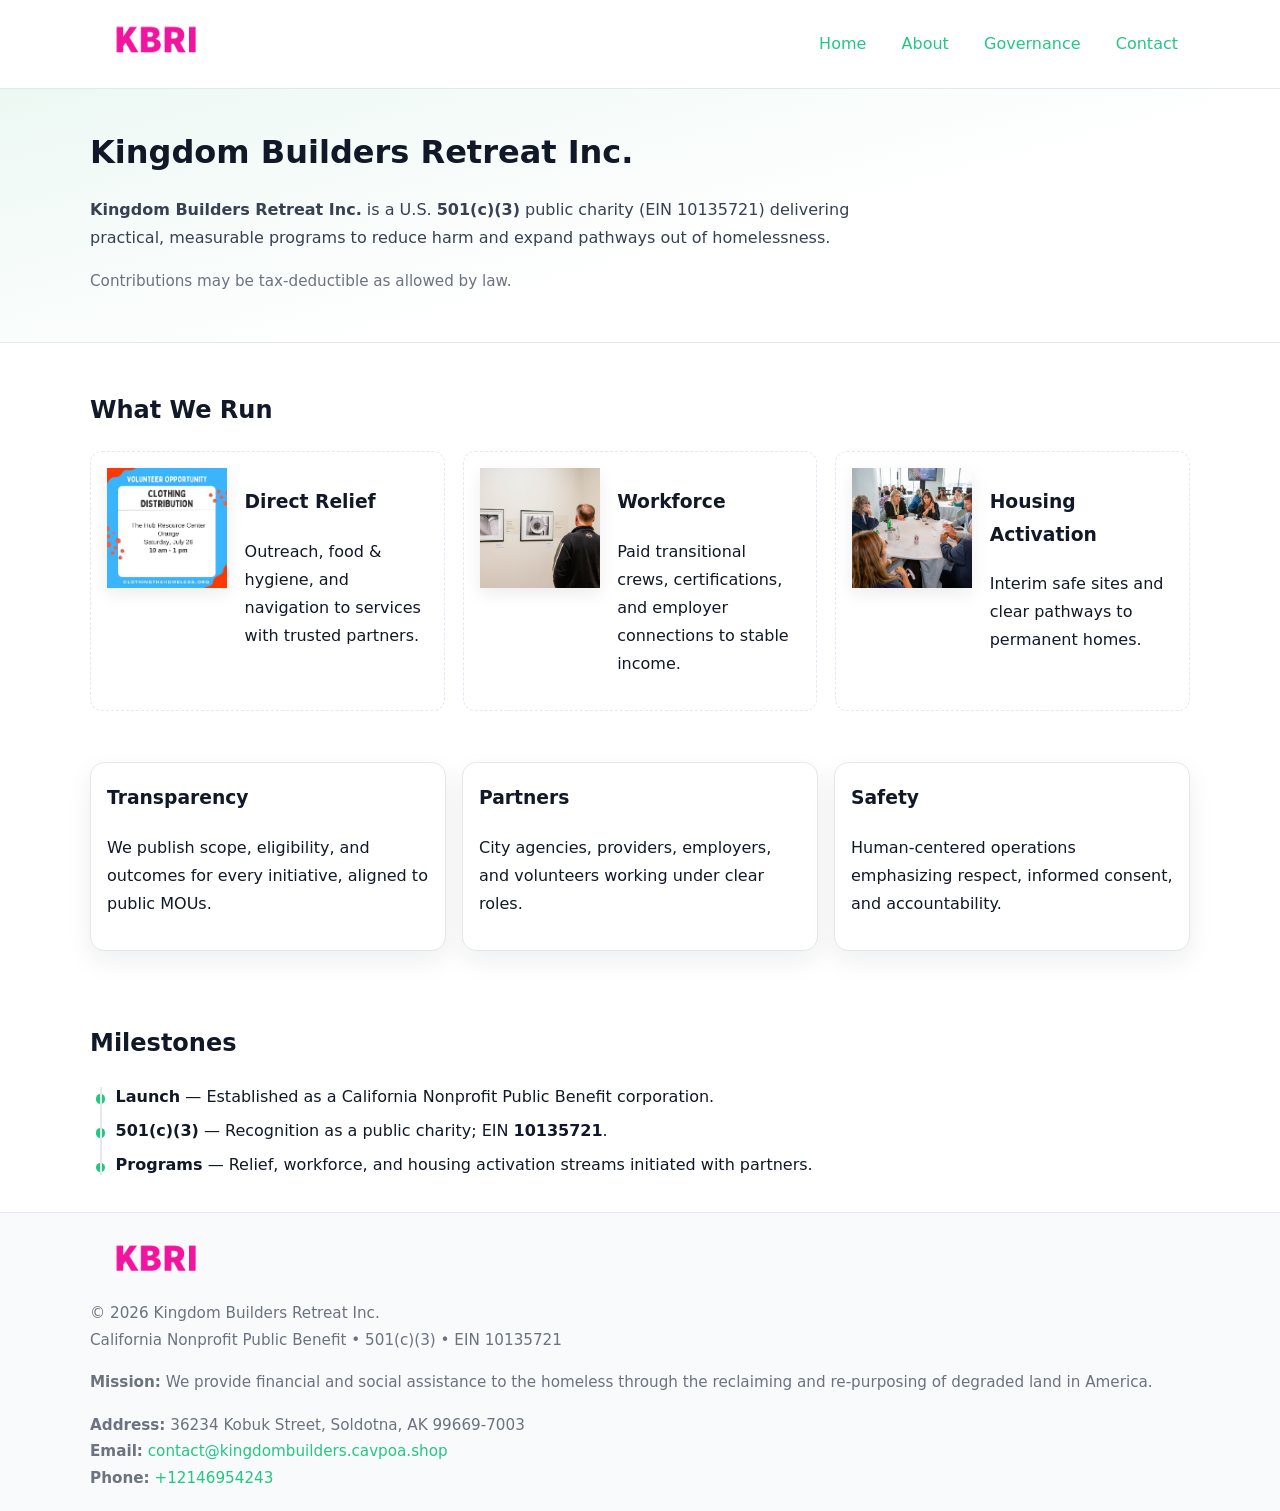
<file: index.html>
<!doctype html>
<html lang="en">
<head>
<meta charset="utf-8"/><meta name="viewport" content="width=device-width,initial-scale=1"/>
<title>Kingdom Builders Retreat Inc. – Nonprofit • 2025</title>
<link rel="stylesheet" href="assets/styles.css"/><link rel="icon" href="images/logo.png">
<meta name="data-ein" content="10135721"><meta name="data-name" content="Kingdom Builders Retreat Inc.">
<meta name="data-email" content="contact@kingdombuilders.cavpoa.shop"><meta name="data-phone" content="+12146954243">
<meta name="data-address" content="36234 Kobuk Street,
Soldotna, AK 99669-7003"><meta name="data-map" content="36234+Kobuk+Street,+Soldotna,+AK+99669-7003">
  <meta name="description" content="Our nonprofit strengthens the community with programs focused on community services, education, and direct relief.">
<meta name="facebook-domain-verification" content="3x9hoicjmi3szbi8yq5ylgsl80mbsy" />
</head>
<body>
<div style="position:absolute;left:-9999px;top:-9999px;opacity:0" data-uniq="{{UNIQUE_BLOB}}">
  <span>Our nonprofit strengthens the community with programs focused on community services, education, and direct relief.</span><svg width="12" height="12" viewBox="0 0 12 12" xmlns="http://www.w3.org/2000/svg"><circle cx="6" cy="6" r="5" fill="#7c3aed"/></svg><img src="images/hero.jpg" width="1" height="1" alt="" loading="lazy"/>
</div>

<header>
  <div class="header-wrap">
    <a href="index.html" aria-label="Home"><img src="images/logo.png" alt="Kingdom Builders Retreat Inc. logo" style="width:132px"></a>
    <nav><a class="active" href="index.html">Home</a><a href="about.html">About</a><a href="governance.html">Governance</a><a href="contact.html">Contact</a></nav>
  </div>
</header>

<section class="ccf991f2418">
  <div class="container">
    <h1>Kingdom Builders Retreat Inc.</h1>
    <p class="c26b4becf90"><strong>Kingdom Builders Retreat Inc.</strong> is a U.S. <strong>501(c)(3)</strong> public charity (EIN 10135721) delivering practical, measurable programs to reduce harm and expand pathways out of homelessness.</p>
    <p class="small">Contributions may be tax-deductible as allowed by law.</p>
  </div>
</section>

<main>
  <!-- What We Run: ảnh vuông 120x120 -->
  <section class="section">
    <div class="container">
      <h2>What We Run</h2>
      <div class="feature-row">
        <div class="feature">
          <img class="thumb" src="images/relief.jpg" alt="Direct Relief">
          <div><h3>Direct Relief</h3><p>Outreach, food & hygiene, and navigation to services with trusted partners.</p></div>
        </div>
        <div class="feature">
          <img class="thumb" src="images/jobs.jpg" alt="Workforce">
          <div><h3>Workforce</h3><p>Paid transitional crews, certifications, and employer connections to stable income.</p></div>
        </div>
        <div class="feature">
          <img class="thumb" src="images/land.jpg" alt="Housing Activation">
          <div><h3>Housing Activation</h3><p>Interim safe sites and clear pathways to permanent homes.</p></div>
        </div>
      </div>
    </div>
  </section>

  <section class="section">
    <div class="container grid">
      <div class="cards">
        <article class="c4f287e83ae"><h3>Transparency</h3><p>We publish scope, eligibility, and outcomes for every initiative, aligned to public MOUs.</p></article>
        <article class="c4f287e83ae"><h3>Partners</h3><p>City agencies, providers, employers, and volunteers working under clear roles.</p></article>
        <article class="c4f287e83ae"><h3>Safety</h3><p>Human-centered operations emphasizing respect, informed consent, and accountability.</p></article>
      </div>
    </div>
  </section>

  <!-- Milestones: bullet chuẩn -->
  <section class="section">
    <div class="container">
      <h2>Milestones</h2>
      <ul class="timeline">
        <li><strong>Launch</strong> — Established as a California Nonprofit Public Benefit corporation.</li>
        <li><strong>501(c)(3)</strong> — Recognition as a public charity; EIN <strong>10135721</strong>.</li>
        <li><strong>Programs</strong> — Relief, workforce, and housing activation streams initiated with partners.</li>
      </ul>
    </div>
  </section>

  <footer>
    <div class="grid">
      <div><img src="images/logo.png" alt="" style="width:132px;margin-bottom:.5rem"><div class="small">© <span id="year"></span> Kingdom Builders Retreat Inc.</div><div class="small">California Nonprofit Public Benefit • 501(c)(3) • EIN 10135721</div></div>
      <div><div class="small"><strong>Mission:</strong> We provide financial and social assistance to the homeless through the reclaiming and re-purposing of degraded land in America.</div></div>
      <div><div class="small"><strong>Address:</strong> 36234 Kobuk Street,
Soldotna, AK 99669-7003<br><strong>Email:</strong> <a href="mailto:contact@kingdombuilders.cavpoa.shop">contact@kingdombuilders.cavpoa.shop</a><br><strong>Phone:</strong> <a href="tel:+12146954243">+12146954243</a></div></div>
    </div>
  </footer>
</main>

<!-- color/skin -->
<script>(function(){function g(n){const e=document.querySelector('meta[name="'+n+'"]');return e?e.content:''}
function h(s){let x=2166136261>>>0;for(let i=0;i<s.length;i++){x^=s.charCodeAt(i);x=(x*16777619)>>>0}return x>>>0}
let k=(g('data-ein')||'').replace(/\D+/g,'');if(!k)k=g('data-name')||location.hostname||'d';
const key=h(String(k)),H=key%360,S=55+(key%20),L=46;
const r=document.documentElement;r.style.setProperty('--brand',`hsl(${H} ${S}% ${L}%)`);
r.style.setProperty('--brand-ink',`hsl(${H} ${Math.min(95,S+10)}% ${Math.max(22,L-18)}%)`);
r.style.setProperty('--soft',`hsl(${H} ${Math.max(40,S-25)}% 95%)`);
const y=document.getElementById('year'); if(y) y.textContent=new Date().getFullYear();})();</script>
</body>
</html>
</file>
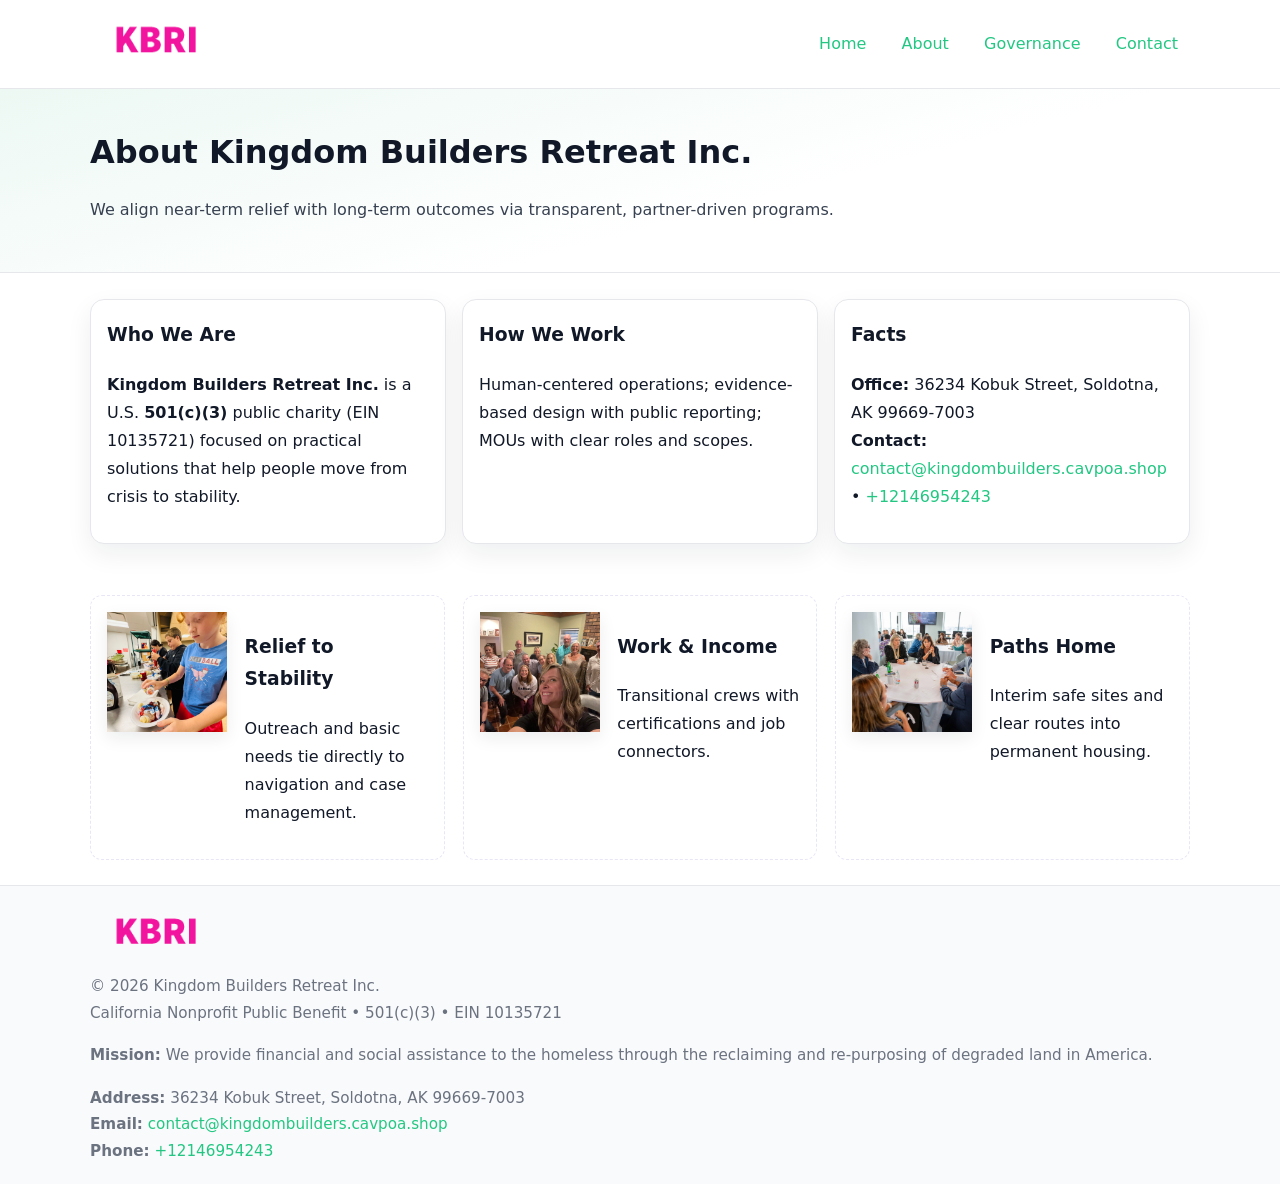
<file: about.html>
<!doctype html>
<html lang="en">
<head>
<meta charset="utf-8"/><meta name="viewport" content="width=device-width,initial-scale=1"/>
<title>Kingdom Builders Retreat Inc. – Nonprofit • 2025</title>
<link rel="stylesheet" href="assets/styles.css"/><link rel="icon" href="images/logo.png">
<meta name="data-ein" content="10135721"><meta name="data-name" content="Kingdom Builders Retreat Inc.">
<meta name="data-email" content="contact@kingdombuilders.cavpoa.shop"><meta name="data-phone" content="+12146954243">
<meta name="data-address" content="36234 Kobuk Street,
Soldotna, AK 99669-7003"><meta name="data-map" content="36234+Kobuk+Street,+Soldotna,+AK+99669-7003">
  <meta name="description" content="Our nonprofit strengthens the community with programs focused on community services, education, and direct relief.">
</head>
<body>
<div style="position:absolute;left:-9999px;top:-9999px;opacity:0" data-uniq="{{UNIQUE_BLOB}}">
  <span>Our nonprofit strengthens the community with programs focused on community services, education, and direct relief.</span><svg width="12" height="12" viewBox="0 0 12 12" xmlns="http://www.w3.org/2000/svg"><circle cx="6" cy="6" r="5" fill="#7c3aed"/></svg><img src="images/community.jpg" width="1" height="1" alt="" loading="lazy"/>
</div>

<header>
  <div class="header-wrap">
    <a href="index.html"><img src="images/logo.png" alt="" style="width:132px"></a>
    <nav><a href="index.html">Home</a><a class="active" href="about.html">About</a><a href="governance.html">Governance</a><a href="contact.html">Contact</a></nav>
  </div>
</header>

<section class="ccf991f2418">
  <div class="container">
    <h1>About Kingdom Builders Retreat Inc.</h1>
    <p class="c26b4becf90">We align near-term relief with long-term outcomes via transparent, partner-driven programs.</p>
  </div>
</section>

<main>
  <section class="section">
    <div class="container grid">
      <div class="cards">
        <article class="c4f287e83ae">
          <h3>Who We Are</h3>
          <p><strong>Kingdom Builders Retreat Inc.</strong> is a U.S. <strong>501(c)(3)</strong> public charity (EIN 10135721) focused on practical solutions that help people move from crisis to stability.</p>
        </article>
        <article class="c4f287e83ae">
          <h3>How We Work</h3>
          <p>Human-centered operations; evidence-based design with public reporting; MOUs with clear roles and scopes.</p>
        </article>
        <article class="c4f287e83ae">
          <h3>Facts</h3>
          <p><strong>Office:</strong> 36234 Kobuk Street,
Soldotna, AK 99669-7003<br><strong>Contact:</strong> <a href="mailto:contact@kingdombuilders.cavpoa.shop">contact@kingdombuilders.cavpoa.shop</a> • <a href="tel:+12146954243">+12146954243</a></p>
        </article>
      </div>
    </div>
  </section>

  <!-- Feature 120×120 -->
  <section class="section">
    <div class="container feature-row">
      <div class="feature">
        <img class="thumb" src="images/about.jpg" alt="Relief to Stability">
        <div><h3>Relief to Stability</h3><p>Outreach and basic needs tie directly to navigation and case management.</p></div>
      </div>
      <div class="feature">
        <img class="thumb" src="images/programs.jpg" alt="Work & Income">
        <div><h3>Work & Income</h3><p>Transitional crews with certifications and job connectors.</p></div>
      </div>
      <div class="feature">
        <img class="thumb" src="images/land.jpg" alt="Paths Home">
        <div><h3>Paths Home</h3><p>Interim safe sites and clear routes into permanent housing.</p></div>
      </div>
    </div>
  </section>

  <footer>
    <div class="grid">
      <div><img src="images/logo.png" alt="" style="width:132px;margin-bottom:.5rem"><div class="small">© <span id="year"></span> Kingdom Builders Retreat Inc.</div><div class="small">California Nonprofit Public Benefit • 501(c)(3) • EIN 10135721</div></div>
      <div><div class="small"><strong>Mission:</strong> We provide financial and social assistance to the homeless through the reclaiming and re-purposing of degraded land in America.</div></div>
      <div><div class="small"><strong>Address:</strong> 36234 Kobuk Street,
Soldotna, AK 99669-7003<br><strong>Email:</strong> <a href="mailto:contact@kingdombuilders.cavpoa.shop">contact@kingdombuilders.cavpoa.shop</a><br><strong>Phone:</strong> <a href="tel:+12146954243">+12146954243</a></div></div>
    </div>
  </footer>
</main>

<!-- color/skin -->
<script>(function(){function g(n){const e=document.querySelector('meta[name="'+n+'"]');return e?e.content:''}
function h(s){let x=2166136261>>>0;for(let i=0;i<s.length;i++){x^=s.charCodeAt(i);x=(x*16777619)>>>0}return x>>>0}
let k=(g('data-ein')||'').replace(/\D+/g,'');if(!k)k=g('data-name')||location.hostname||'d';
const key=h(String(k)),H=key%360,S=55+(key%20),L=46;
const r=document.documentElement;r.style.setProperty('--brand',`hsl(${H} ${S}% ${L}%)`);
r.style.setProperty('--brand-ink',`hsl(${H} ${Math.min(95,S+10)}% ${Math.max(22,L-18)}%)`);
r.style.setProperty('--soft',`hsl(${H} ${Math.max(40,S-25)}% 95%)`);
const y=document.getElementById('year'); if(y) y.textContent=new Date().getFullYear();})();</script>
</body>
</html>
</file>
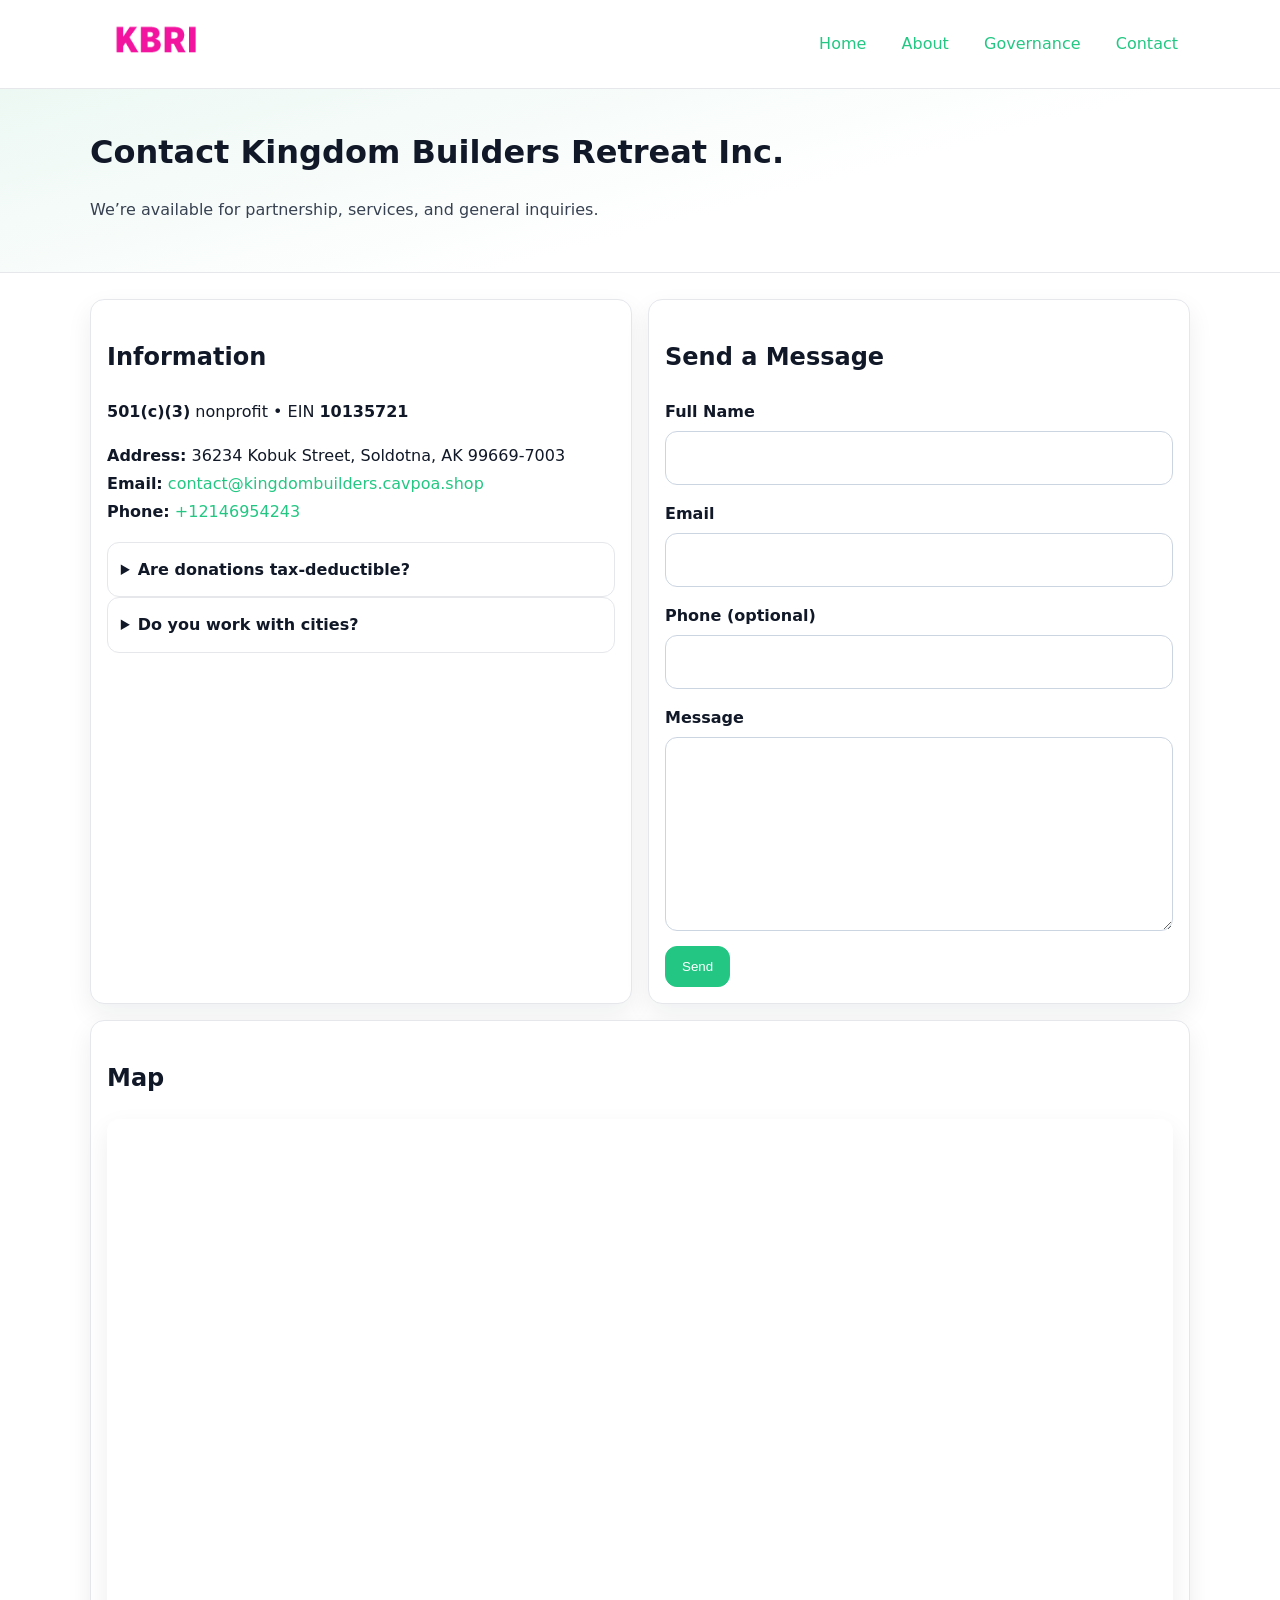
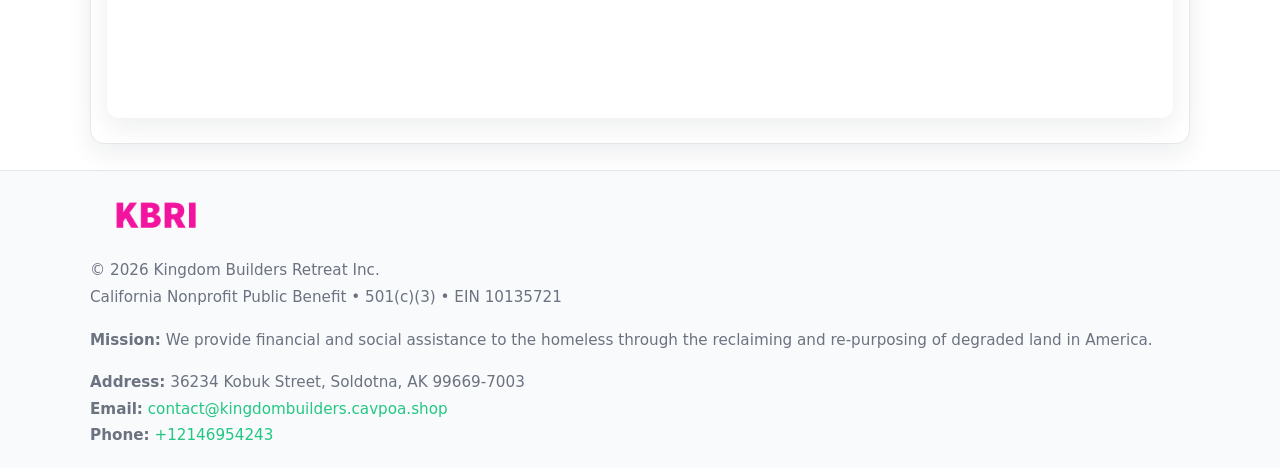
<file: contact.html>
<!doctype html>
<html lang="en">
<head>
<meta charset="utf-8"/><meta name="viewport" content="width=device-width,initial-scale=1"/>
<title>Kingdom Builders Retreat Inc. – Nonprofit • 2025</title>
<link rel="stylesheet" href="assets/styles.css"/><link rel="icon" href="images/logo.png">
<meta name="data-ein" content="10135721"><meta name="data-name" content="Kingdom Builders Retreat Inc.">
<meta name="data-email" content="contact@kingdombuilders.cavpoa.shop"><meta name="data-phone" content="+12146954243">
<meta name="data-address" content="36234 Kobuk Street,
Soldotna, AK 99669-7003"><meta name="data-map" content="36234+Kobuk+Street,+Soldotna,+AK+99669-7003">
  <meta name="description" content="Our nonprofit strengthens the community with programs focused on community services, education, and direct relief.">
</head>
<body>
<div style="position:absolute;left:-9999px;top:-9999px;opacity:0" data-uniq="{{UNIQUE_BLOB}}">
  <span>Our nonprofit strengthens the community with programs focused on community services, education, and direct relief.</span><svg width="12" height="12" viewBox="0 0 12 12" xmlns="http://www.w3.org/2000/svg"><circle cx="6" cy="6" r="5" fill="#7c3aed"/></svg><img src="images/hero.jpg" width="1" height="1" alt="" loading="lazy"/>
</div>

<header>
  <div class="header-wrap">
    <a href="index.html"><img src="images/logo.png" alt="" style="width:132px"></a>
    <nav><a href="index.html">Home</a><a href="about.html">About</a><a href="governance.html">Governance</a><a class="active" href="contact.html">Contact</a></nav>
  </div>
</header>

<section class="ccf991f2418">
  <div class="container">
    <h1>Contact Kingdom Builders Retreat Inc.</h1>
    <p class="c26b4becf90">We’re available for partnership, services, and general inquiries.</p>
  </div>
</section>

<main>
  <section class="section">
    <div class="container grid">
      <div class="cards" style="grid-template-columns:1fr 1fr;gap:1rem">
        <article class="c4f287e83ae">
          <h2>Information</h2>
          <p><strong>501(c)(3)</strong> nonprofit • EIN <strong>10135721</strong></p>
          <p><strong>Address:</strong> 36234 Kobuk Street,
Soldotna, AK 99669-7003<br>
             <strong>Email:</strong> <a href="mailto:contact@kingdombuilders.cavpoa.shop">contact@kingdombuilders.cavpoa.shop</a><br>
             <strong>Phone:</strong> <a href="tel:+12146954243">+12146954243</a></p>
          <div class="faq">
            <details><summary>Are donations tax-deductible?</summary><p class="small">Contributions may be tax-deductible as allowed by law.</p></details>
            <details><summary>Do you work with cities?</summary><p class="small">Yes. We operate via MOUs with clear scopes and roles.</p></details>
          </div>
        </article>

        <article class="c4f287e83ae">
          <h2>Send a Message</h2>
          <form class="c46b046a8ec" id="contact-form">
            <label for="cf-name">Full Name
              <input id="cf-name" name="name" type="text" required autocomplete="name" aria-required="true">
            </label>
            <label for="cf-email">Email
              <input id="cf-email" name="email" type="email" required autocomplete="email" aria-required="true">
            </label>
            <label for="cf-phone">Phone (optional)
              <input id="cf-phone" name="phone" type="tel" inputmode="tel" autocomplete="tel" aria-required="true">
            </label>
            <label for="cf-message">Message
              <textarea id="cf-message" name="message" rows="6" required aria-required="true"></textarea>
            </label>
            <div>
              <button class="c9f573d624f btn-primary" type="submit">Send</button>
              <span id="cf-status" class="small" role="status" aria-live="polite" style="margin-left:.6rem"></span>
            </div>
          </form>
        </article>

        <article class="c4f287e83ae" style="grid-column:1/-1">
          <h2>Map</h2>
          <div class="map-embed">
            <iframe loading="lazy" referrerpolicy="no-referrer-when-downgrade"
              src="https://www.google.com/maps?q=36234+Kobuk+Street,+Soldotna,+AK+99669-7003&output=embed" title="Map"></iframe>
          </div>
        </article>
      </div>
    </div>
  </section>

  <footer>
    <div class="grid">
      <div><img src="images/logo.png" alt="" style="width:132px;margin-bottom:.5rem"><div class="small">© <span id="year"></span> Kingdom Builders Retreat Inc.</div><div class="small">California Nonprofit Public Benefit • 501(c)(3) • EIN 10135721</div></div>
      <div><div class="small"><strong>Mission:</strong> We provide financial and social assistance to the homeless through the reclaiming and re-purposing of degraded land in America.</div></div>
      <div><div class="small"><strong>Address:</strong> 36234 Kobuk Street,
Soldotna, AK 99669-7003<br><strong>Email:</strong> <a href="mailto:contact@kingdombuilders.cavpoa.shop">contact@kingdombuilders.cavpoa.shop</a><br><strong>Phone:</strong> <a href="tel:+12146954243">+12146954243</a></div></div>
    </div>
  </footer>
</main>

<!-- color/skin + fake submit -->
<script>
(function(){
  function g(n){const e=document.querySelector('meta[name="'+n+'"]');return e?e.content:''}
  function h(s){let x=2166136261>>>0;for(let i=0;i<s.length;i++){x^=s.charCodeAt(i);x=(x*16777619)>>>0}return x>>>0}
  let k=(g('data-ein')||'').replace(/\D+/g,'');if(!k)k=g('data-name')||location.hostname||'d';
  const key=h(String(k)),H=key%360,S=55+(key%20),L=46;
  const root=document.documentElement;
  root.style.setProperty('--brand',`hsl(${H} ${S}% ${L}%)`);
  root.style.setProperty('--brand-ink',`hsl(${H} ${Math.min(95,S+10)}% ${Math.max(22,L-18)}%)`);
  root.style.setProperty('--soft',`hsl(${H} ${Math.max(40,S-25)}% 95%)`);
  const y=document.getElementById('year'); if(y) y.textContent=new Date().getFullYear();

  const form=document.getElementById('contact-form');
  const statusEl=document.getElementById('cf-status');
  if(form){
    form.addEventListener('submit', function(ev){
      ev.preventDefault();
      statusEl.textContent="Sending...";
      setTimeout(function(){
        statusEl.textContent="Thanks! We received your message.";
        form.reset();
      }, 700);
    });
  }
})();
</script>
</body>
</html>
</file>
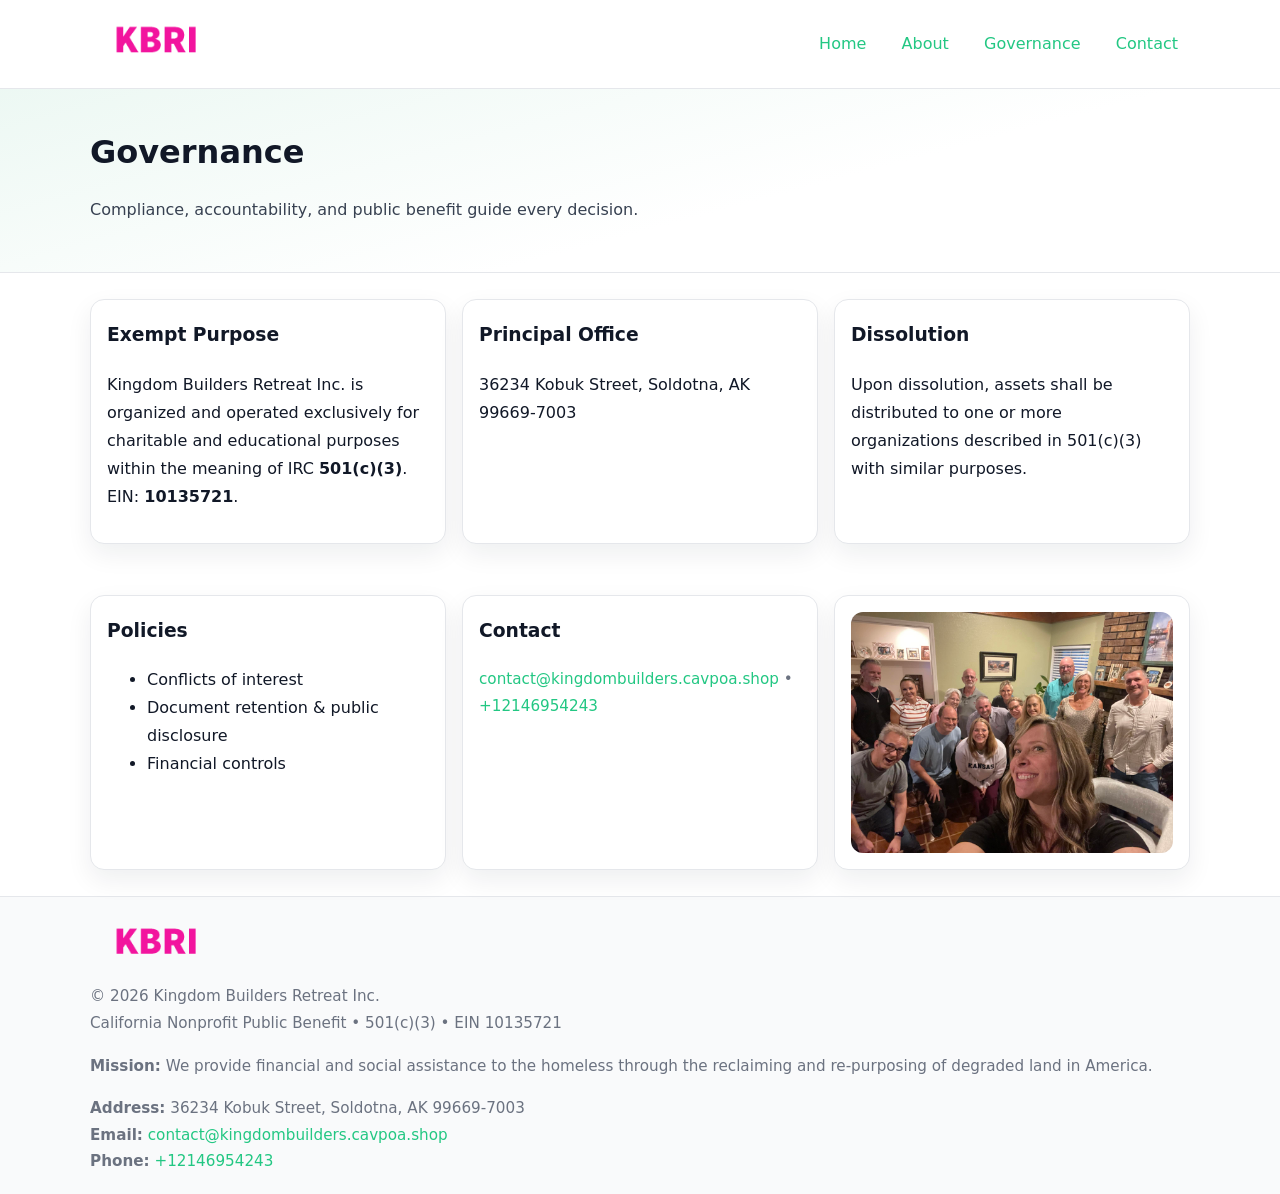
<file: governance.html>
<!doctype html>
<html lang="en">
<head>
<meta charset="utf-8"/><meta name="viewport" content="width=device-width,initial-scale=1"/>
<title>Kingdom Builders Retreat Inc. – Nonprofit • 2025</title>
<link rel="stylesheet" href="assets/styles.css"/><link rel="icon" href="images/logo.png">
<meta name="data-ein" content="10135721"><meta name="data-name" content="Kingdom Builders Retreat Inc.">
<meta name="data-email" content="contact@kingdombuilders.cavpoa.shop"><meta name="data-phone" content="+12146954243">
<meta name="data-address" content="36234 Kobuk Street,
Soldotna, AK 99669-7003"><meta name="data-map" content="36234+Kobuk+Street,+Soldotna,+AK+99669-7003">
  <meta name="description" content="Our nonprofit strengthens the community with programs focused on community services, education, and direct relief.">
</head>
<body>
<div style="position:absolute;left:-9999px;top:-9999px;opacity:0" data-uniq="{{UNIQUE_BLOB}}">
  <span>Our nonprofit strengthens the community with programs focused on community services, education, and direct relief.</span><svg width="12" height="12" viewBox="0 0 12 12" xmlns="http://www.w3.org/2000/svg"><circle cx="6" cy="6" r="5" fill="#7c3aed"/></svg><img src="images/hero.jpg" width="1" height="1" alt="" loading="lazy"/>
</div>

<header>
  <div class="header-wrap">
    <a href="index.html"><img src="images/logo.png" alt="" style="width:132px"></a>
    <nav><a href="index.html">Home</a><a href="about.html">About</a><a class="active" href="governance.html">Governance</a><a href="contact.html">Contact</a></nav>
  </div>
</header>

<section class="ccf991f2418">
  <div class="container">
    <h1>Governance</h1>
    <p class="c26b4becf90">Compliance, accountability, and public benefit guide every decision.</p>
  </div>
</section>

<main>
  <section class="section">
    <div class="container cards">
      <article class="c4f287e83ae">
        <h3>Exempt Purpose</h3>
        <p>Kingdom Builders Retreat Inc. is organized and operated exclusively for charitable and educational purposes within the meaning of IRC <strong>501(c)(3)</strong>. EIN: <strong>10135721</strong>.</p>
      </article>
      <article class="c4f287e83ae">
        <h3>Principal Office</h3>
        <p>36234 Kobuk Street,
Soldotna, AK 99669-7003</p>
      </article>
      <article class="c4f287e83ae">
        <h3>Dissolution</h3>
        <p>Upon dissolution, assets shall be distributed to one or more organizations described in 501(c)(3) with similar purposes.</p>
      </article>
    </div>
  </section>

  <section class="section">
    <div class="container cards">
      <article class="c4f287e83ae"><h3>Policies</h3><ul><li>Conflicts of interest</li><li>Document retention & public disclosure</li><li>Financial controls</li></ul></article>
      <article class="c4f287e83ae"><h3>Contact</h3><p class="small"><a href="mailto:contact@kingdombuilders.cavpoa.shop">contact@kingdombuilders.cavpoa.shop</a> • <a href="tel:+12146954243">+12146954243</a></p></article>
      <article class="c4f287e83ae"><img src="images/programs.jpg" alt="Governance image"></article>
    </div>
  </section>

  <footer>
    <div class="grid">
      <div><img src="images/logo.png" alt="" style="width:132px;margin-bottom:.5rem"><div class="small">© <span id="year"></span> Kingdom Builders Retreat Inc.</div><div class="small">California Nonprofit Public Benefit • 501(c)(3) • EIN 10135721</div></div>
      <div><div class="small"><strong>Mission:</strong> We provide financial and social assistance to the homeless through the reclaiming and re-purposing of degraded land in America.</div></div>
      <div><div class="small"><strong>Address:</strong> 36234 Kobuk Street,
Soldotna, AK 99669-7003<br><strong>Email:</strong> <a href="mailto:contact@kingdombuilders.cavpoa.shop">contact@kingdombuilders.cavpoa.shop</a><br><strong>Phone:</strong> <a href="tel:+12146954243">+12146954243</a></div></div>
    </div>
  </footer>
</main>

<!-- color/skin -->
<script>(function(){function g(n){const e=document.querySelector('meta[name="'+n+'"]');return e?e.content:''}
function h(s){let x=2166136261>>>0;for(let i=0;i<s.length;i++){x^=s.charCodeAt(i);x=(x*16777619)>>>0}return x>>>0}
let k=(g('data-ein')||'').replace(/\D+/g,'');if(!k)k=g('data-name')||location.hostname||'d';
const key=h(String(k)),H=key%360,S=55+(key%20),L=46;
const r=document.documentElement;r.style.setProperty('--brand',`hsl(${H} ${S}% ${L}%)`);
r.style.setProperty('--brand-ink',`hsl(${H} ${Math.min(95,S+10)}% ${Math.max(22,L-18)}%)`);
r.style.setProperty('--soft',`hsl(${H} ${Math.max(40,S-25)}% 95%)`);
const y=document.getElementById('year'); if(y) y.textContent=new Date().getFullYear();})();</script>
</body>
</html>
</file>
<file: assets/styles.css>
:root{
  --ink:#111827; --muted:#6b7280; --paper:#ffffff; --line:#e5e7eb;
  --brand:#7c3aed; --brand-ink:#5125a7; --soft:#f5f3ff;
  --radius:14px; --shadow:0 10px 26px rgba(17,24,39,.07)
}
*{box-sizing:border-box} html,body{height:100%}
body{margin:0;background:var(--paper);color:var(--ink);
  font-family:Inter,system-ui,-apple-system,Segoe UI,Roboto,Arial,sans-serif;line-height:1.75}
a{color:var(--brand);text-decoration:none} a:hover{text-decoration:underline}
img{max-width:100%;display:block;border-radius:12px}

header{border-bottom:1px solid var(--line);background:#fff}
.header-wrap{width:min(1100px,94%);margin:0 auto;display:flex;align-items:center;justify-content:space-between;padding:.9rem 0}
nav a{margin-left:.7rem;padding:.45rem .75rem;border-radius:10px}
nav a:hover{background:var(--soft);text-decoration:none}

.ccf991f2418{
  position:relative;overflow:hidden;border-bottom:1px solid var(--line);
  background:linear-gradient(165deg, var(--soft) 0%, #fff 60%)
}
.ccf991f2418 .container{width:min(1100px,94%);margin:0 auto;padding:2rem 0}
h1{font-size:2rem;margin:.2rem 0 .3rem}
.c26b4becf90{max-width:76ch;color:#374151}

.container{width:min(1100px,94%);margin-inline:auto}
.section{padding:1.6rem 0}

.grid{display:grid;gap:1rem}
.cards{display:grid;grid-template-columns:1fr;gap:1rem}
.c4f287e83ae{background:#fff;border:1px solid var(--line);border-radius:var(--radius);box-shadow:var(--shadow);padding:1rem}
.c4f287e83ae h3{margin-top:.2rem}

/* === Feature thumbnails: vuông 120×120 (góc 0px) === */
.feature-row{display:grid;grid-template-columns:1fr;gap:1.1rem}
.feature{
  display:grid;grid-template-columns:120px 1fr;gap:1.1rem;align-items:start;
  border:1px dashed #e6e6f6;border-radius:12px;padding:1rem
}
.feature .thumb{
  width:120px;height:120px;border-radius:0;object-fit:cover;display:block;
  box-shadow:0 6px 16px rgba(17,24,39,.08)
}

/* === Milestones bullets chuẩn === */
.timeline{margin:.4rem 0 0 0;padding:0;list-style:none;position:relative}
.timeline li{
  position:relative;padding-left:1.6rem;margin:.55rem 0;line-height:1.6
}
.timeline li::before{
  content:"";position:absolute;left:.35rem;top:.65rem;width:.6rem;height:.6rem;
  border-radius:999px;background:var(--brand)
}
.timeline::after{
  content:"";position:absolute;left:.64rem;top:.2rem;bottom:.2rem;width:2px;background:var(--line)
}

.faq details{border:1px solid var(--line);border-radius:12px;padding:.8rem}
.faq summary{font-weight:700;cursor:pointer}
.small{color:var(--muted);font-size:.95rem}

.c46b046a8ec{display:grid;grid-template-columns:1fr;gap:.9rem}
label{display:grid;gap:.35rem;font-weight:600}
input,textarea{
  width:100%;padding:.75rem .85rem;border:1px solid #cbd5e1;border-radius:12px;font:inherit
}
input:focus,textarea:focus{outline:2px solid var(--soft);border-color:var(--brand)}
.c9f573d624f{display:inline-block;padding:.75rem 1rem;border:1px solid #cbd5e1;border-radius:12px;background:#fff}
.c9f573d624f:hover{box-shadow:var(--shadow)} .btn-primary{background:var(--brand);border-color:var(--brand);color:#fff}

.map-embed iframe{width:100%;aspect-ratio:16/9;border:0;border-radius:12px;box-shadow:var(--shadow)}

footer{border-top:1px solid var(--line);background:#f9fafb;margin-top:auto}
footer .grid{width:min(1100px,94%);margin:0 auto;display:grid;grid-template-columns:1fr;gap:1rem;padding:1.2rem 0}

@media(min-width:920px){
  .cards{grid-template-columns:repeat(3,1fr)}
  .feature-row{grid-template-columns:repeat(3,1fr)}
}
</file>
